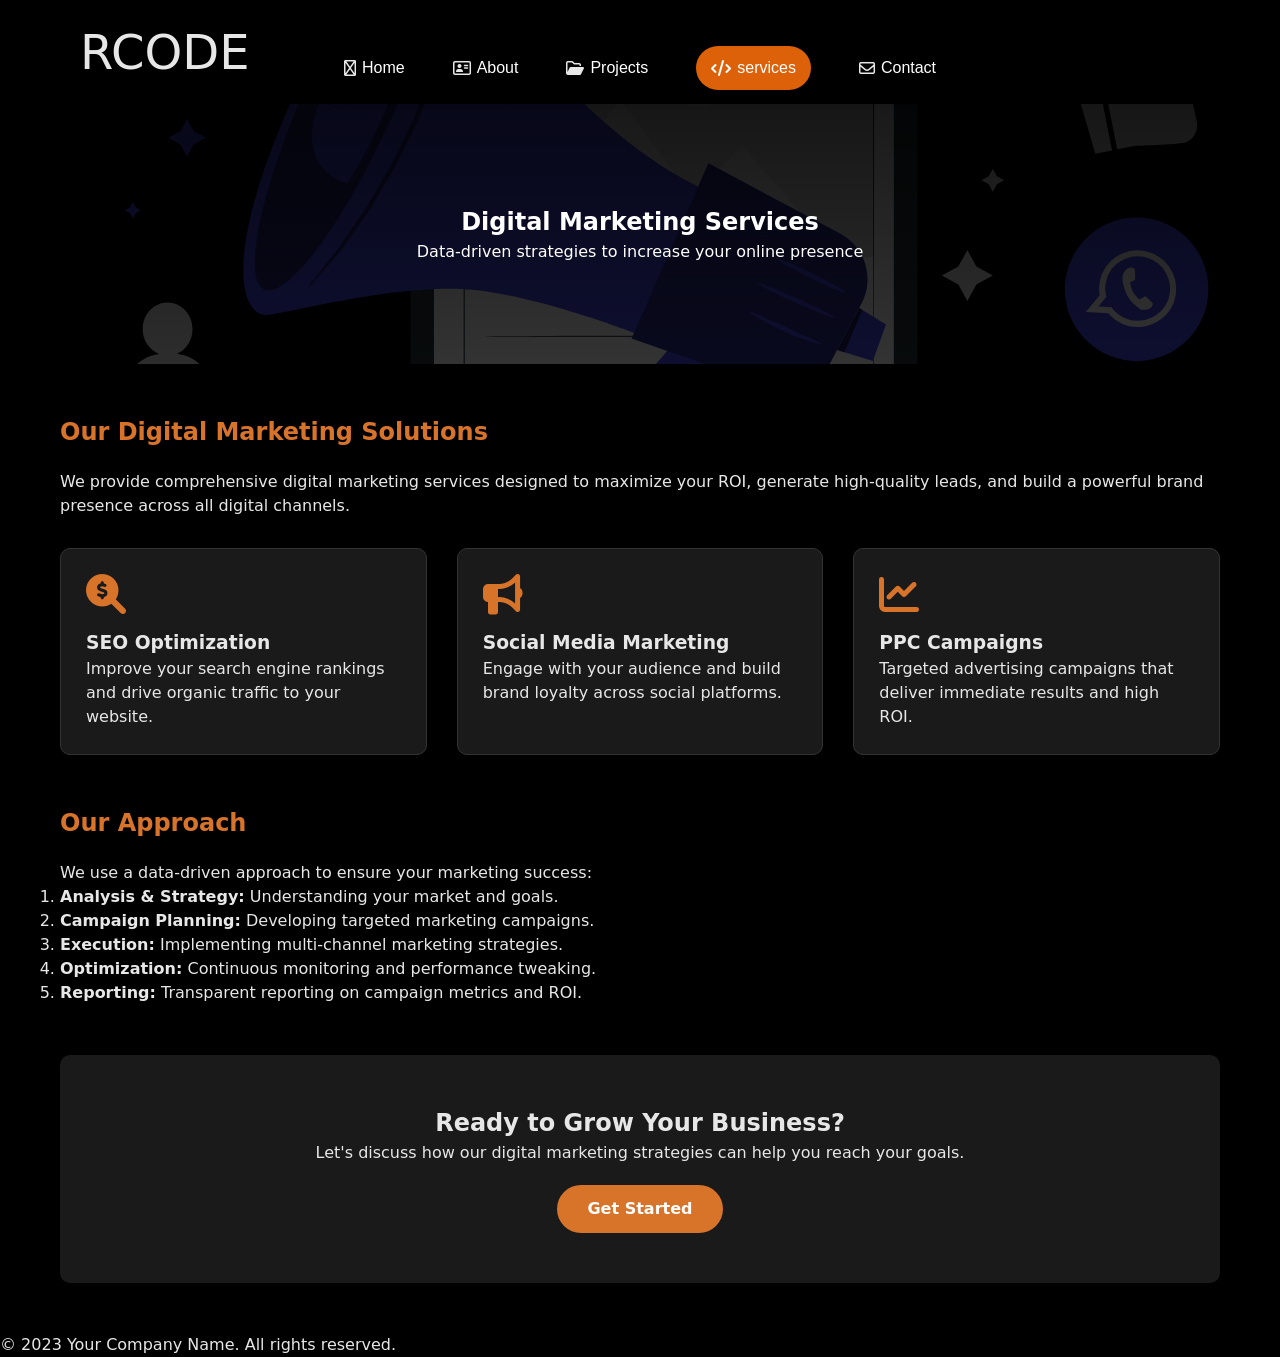
<file: digital-marketing.html>
<!DOCTYPE html>
<html lang="en">

<head>
    <meta charset="UTF-8">
    <meta name="viewport" content="width=device-width, initial-scale=1.0">
    <title>Digital Marketing Services | Your Company Name</title>
    <link rel="stylesheet" href="style1.css">
    <link rel="stylesheet" href="https://cdnjs.cloudflare.com/ajax/libs/font-awesome/6.0.0-beta3/css/all.min.css">
    <style>
        .service-hero {
            background: linear-gradient(rgba(0, 0, 0, 0.9), rgba(0, 0, 0, 0.8)), url('services_img/dm.svg') center/cover;
            padding: 100px 20px;
            text-align: center;
            color: white;
        }

        .service-content {
            max-width: 1200px;
            margin: 0 auto;
            padding: 50px 20px;
        }

        .service-section {
            margin-bottom: 50px;
        }

        .service-section h2 {
            color: #d8732a;
            margin-bottom: 20px;
        }

        .service-features {
            display: grid;
            grid-template-columns: repeat(auto-fit, minmax(300px, 1fr));
            gap: 30px;
            margin-top: 30px;
        }

        .feature-card {
            background: #1a1a1a;
            padding: 25px;
            border-radius: 10px;
            border: 1px solid #333;
            transition: transform 0.3s ease;
        }

        .feature-card:hover {
            transform: translateY(-5px);
            border-color: #d8732a;
        }

        .feature-card i {
            font-size: 2.5rem;
            color: #d8732a;
            margin-bottom: 15px;
        }

        .cta-section {
            text-align: center;
            margin-top: 50px;
            padding: 50px 20px;
            background: #1a1a1a;
            border-radius: 10px;
        }

        .btn-primary {
            display: inline-block;
            background: #d8732a;
            color: white;
            padding: 12px 30px;
            border-radius: 50px;
            text-decoration: none;
            font-weight: 600;
            margin-top: 20px;
            transition: all 0.3s ease;
        }

        .btn-primary:hover {
            background: #b55e22;
            transform: translateY(-2px);
            box-shadow: 0 5px 15px rgba(216, 115, 42, 0.3);
        }
    </style>
</head>

<body>
    <div class="container">
        <header>
            <h1 data-aos="fade-down" data-aos-duration="1500" class="logo">RCODE</h1>
        </header>
        <header class="newnav">
            <div class="div-list ">
                <ul class="ul-list">
                    <li>
                        <i class="fa-regular fa-house"></i>
                        <a href="index.html#home" class="nav-link">Home</a>
                    </li>
                    <li>
                        <i class="fa-regular fa-address-card"></i>
                        <a href="index.html#about" class="nav-link">About</a>
                    </li>
                    <li>
                        <i class="fa-regular fa-folder-open"></i>
                        <a href="index.html#project" class="nav-link">Projects</a>
                    </li>
                    <li class="active">
                        <i class="fa-solid fa-code"></i>
                        <a href="index.html#services" class="nav-link">services</a>
                    </li>
                    <li>
                        <i class="fa-regular fa-envelope"></i>
                        <a href="index.html#contact" class="nav-link">Contact</a>
                    </li>
                </ul>
            </div>
        </header>
    </div>

    <!-- Hero Section -->
    <section class="service-hero">
        <div class="container">
            <h1>Digital Marketing Services</h1>
            <p>Data-driven strategies to increase your online presence</p>
        </div>
    </section>

    <!-- Service Content -->
    <div class="service-content">
        <div class="service-section">
            <h2>Our Digital Marketing Solutions</h2>
            <p>We provide comprehensive digital marketing services designed to maximize your ROI, generate high-quality
                leads, and build a powerful brand presence across all digital channels.</p>

            <div class="service-features">
                <div class="feature-card">
                    <i class="fas fa-search-dollar"></i>
                    <h3>SEO Optimization</h3>
                    <p>Improve your search engine rankings and drive organic traffic to your website.</p>
                </div>
                <div class="feature-card">
                    <i class="fas fa-bullhorn"></i>
                    <h3>Social Media Marketing</h3>
                    <p>Engage with your audience and build brand loyalty across social platforms.</p>
                </div>
                <div class="feature-card">
                    <i class="fas fa-chart-line"></i>
                    <h3>PPC Campaigns</h3>
                    <p>Targeted advertising campaigns that deliver immediate results and high ROI.</p>
                </div>
            </div>
        </div>

        <div class="service-section">
            <h2>Our Approach</h2>
            <p>We use a data-driven approach to ensure your marketing success:</p>
            <ol>
                <li><strong>Analysis & Strategy:</strong> Understanding your market and goals.</li>
                <li><strong>Campaign Planning:</strong> Developing targeted marketing campaigns.</li>
                <li><strong>Execution:</strong> Implementing multi-channel marketing strategies.</li>
                <li><strong>Optimization:</strong> Continuous monitoring and performance tweaking.</li>
                <li><strong>Reporting:</strong> Transparent reporting on campaign metrics and ROI.</li>
            </ol>
        </div>

        <div class="cta-section">
            <h2>Ready to Grow Your Business?</h2>
            <p>Let's discuss how our digital marketing strategies can help you reach your goals.</p>
            <a href="index.html#contact" class="btn-primary">Get Started</a>
        </div>
    </div>

    <!-- Footer -->
    <div class="copyright">
        <p>© 2023 Your Company Name. All rights reserved.</p>
    </div>

</body>

</html>
</file>
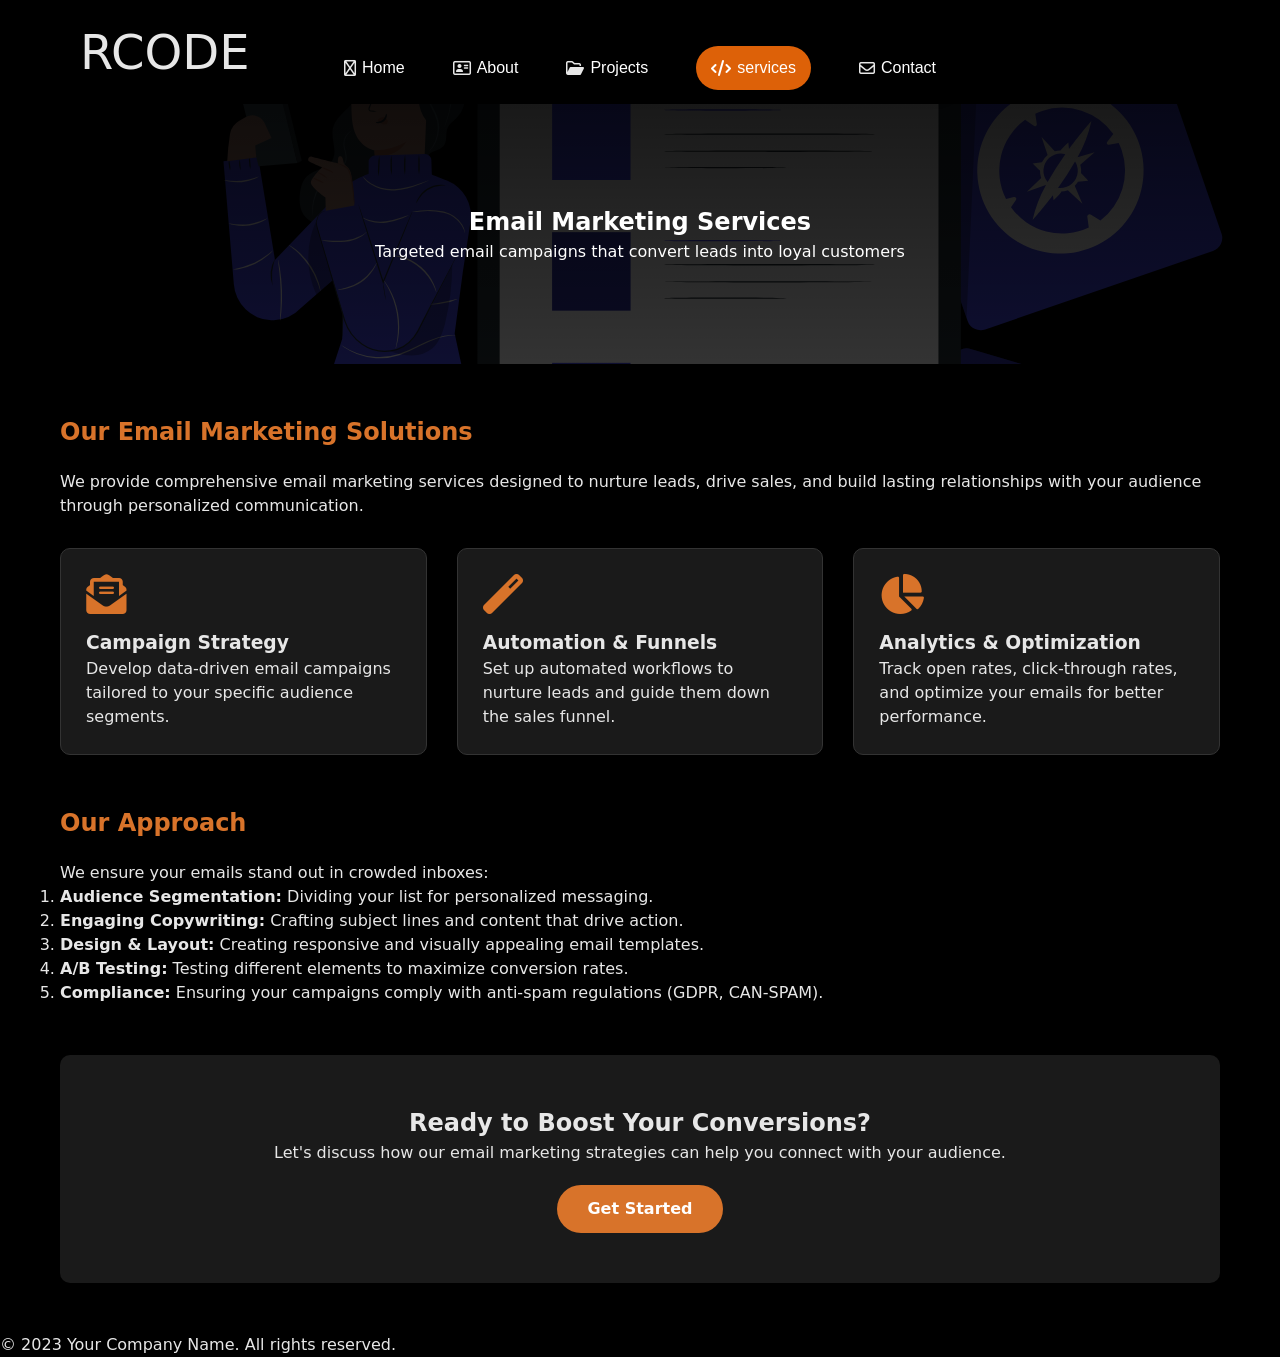
<file: email-marketing.html>
<!DOCTYPE html>
<html lang="en">

<head>
    <meta charset="UTF-8">
    <meta name="viewport" content="width=device-width, initial-scale=1.0">
    <title>Email Marketing Services | Your Company Name</title>
    <link rel="stylesheet" href="style1.css">
    <link rel="stylesheet" href="https://cdnjs.cloudflare.com/ajax/libs/font-awesome/6.0.0-beta3/css/all.min.css">
    <style>
        .service-hero {
            background: linear-gradient(rgba(0, 0, 0, 0.9), rgba(0, 0, 0, 0.8)), url('services_img/seo.svg') center/cover;
            padding: 100px 20px;
            text-align: center;
            color: white;
        }

        .service-content {
            max-width: 1200px;
            margin: 0 auto;
            padding: 50px 20px;
        }

        .service-section {
            margin-bottom: 50px;
        }

        .service-section h2 {
            color: #d8732a;
            margin-bottom: 20px;
        }

        .service-features {
            display: grid;
            grid-template-columns: repeat(auto-fit, minmax(300px, 1fr));
            gap: 30px;
            margin-top: 30px;
        }

        .feature-card {
            background: #1a1a1a;
            padding: 25px;
            border-radius: 10px;
            border: 1px solid #333;
            transition: transform 0.3s ease;
        }

        .feature-card:hover {
            transform: translateY(-5px);
            border-color: #d8732a;
        }

        .feature-card i {
            font-size: 2.5rem;
            color: #d8732a;
            margin-bottom: 15px;
        }

        .cta-section {
            text-align: center;
            margin-top: 50px;
            padding: 50px 20px;
            background: #1a1a1a;
            border-radius: 10px;
        }

        .btn-primary {
            display: inline-block;
            background: #d8732a;
            color: white;
            padding: 12px 30px;
            border-radius: 50px;
            text-decoration: none;
            font-weight: 600;
            margin-top: 20px;
            transition: all 0.3s ease;
        }

        .btn-primary:hover {
            background: #b55e22;
            transform: translateY(-2px);
            box-shadow: 0 5px 15px rgba(216, 115, 42, 0.3);
        }
    </style>
</head>

<body>
    <div class="container">
        <header>
            <h1 data-aos="fade-down" data-aos-duration="1500" class="logo">RCODE</h1>
        </header>
        <header class="newnav">
            <div class="div-list ">
                <ul class="ul-list">
                    <li>
                        <i class="fa-regular fa-house"></i>
                        <a href="index.html#home" class="nav-link">Home</a>
                    </li>
                    <li>
                        <i class="fa-regular fa-address-card"></i>
                        <a href="index.html#about" class="nav-link">About</a>
                    </li>
                    <li>
                        <i class="fa-regular fa-folder-open"></i>
                        <a href="index.html#project" class="nav-link">Projects</a>
                    </li>
                    <li class="active">
                        <i class="fa-solid fa-code"></i>
                        <a href="index.html#services" class="nav-link">services</a>
                    </li>
                    <li>
                        <i class="fa-regular fa-envelope"></i>
                        <a href="index.html#contact" class="nav-link">Contact</a>
                    </li>
                </ul>
            </div>
        </header>
    </div>

    <!-- Hero Section -->
    <section class="service-hero">
        <div class="container">
            <h1>Email Marketing Services</h1>
            <p>Targeted email campaigns that convert leads into loyal customers</p>
        </div>
    </section>

    <!-- Service Content -->
    <div class="service-content">
        <div class="service-section">
            <h2>Our Email Marketing Solutions</h2>
            <p>We provide comprehensive email marketing services designed to nurture leads, drive sales, and build
                lasting relationships with your audience through personalized communication.</p>

            <div class="service-features">
                <div class="feature-card">
                    <i class="fas fa-envelope-open-text"></i>
                    <h3>Campaign Strategy</h3>
                    <p>Develop data-driven email campaigns tailored to your specific audience segments.</p>
                </div>
                <div class="feature-card">
                    <i class="fas fa-magic"></i>
                    <h3>Automation & Funnels</h3>
                    <p>Set up automated workflows to nurture leads and guide them down the sales funnel.</p>
                </div>
                <div class="feature-card">
                    <i class="fas fa-chart-pie"></i>
                    <h3>Analytics & Optimization</h3>
                    <p>Track open rates, click-through rates, and optimize your emails for better performance.</p>
                </div>
            </div>
        </div>

        <div class="service-section">
            <h2>Our Approach</h2>
            <p>We ensure your emails stand out in crowded inboxes:</p>
            <ol>
                <li><strong>Audience Segmentation:</strong> Dividing your list for personalized messaging.</li>
                <li><strong>Engaging Copywriting:</strong> Crafting subject lines and content that drive action.</li>
                <li><strong>Design & Layout:</strong> Creating responsive and visually appealing email templates.</li>
                <li><strong>A/B Testing:</strong> Testing different elements to maximize conversion rates.</li>
                <li><strong>Compliance:</strong> Ensuring your campaigns comply with anti-spam regulations (GDPR,
                    CAN-SPAM).</li>
            </ol>
        </div>

        <div class="cta-section">
            <h2>Ready to Boost Your Conversions?</h2>
            <p>Let's discuss how our email marketing strategies can help you connect with your audience.</p>
            <a href="index.html#contact" class="btn-primary">Get Started</a>
        </div>
    </div>

    <!-- Footer -->
    <div class="copyright">
        <p>© 2023 Your Company Name. All rights reserved.</p>
    </div>

</body>

</html>
</file>
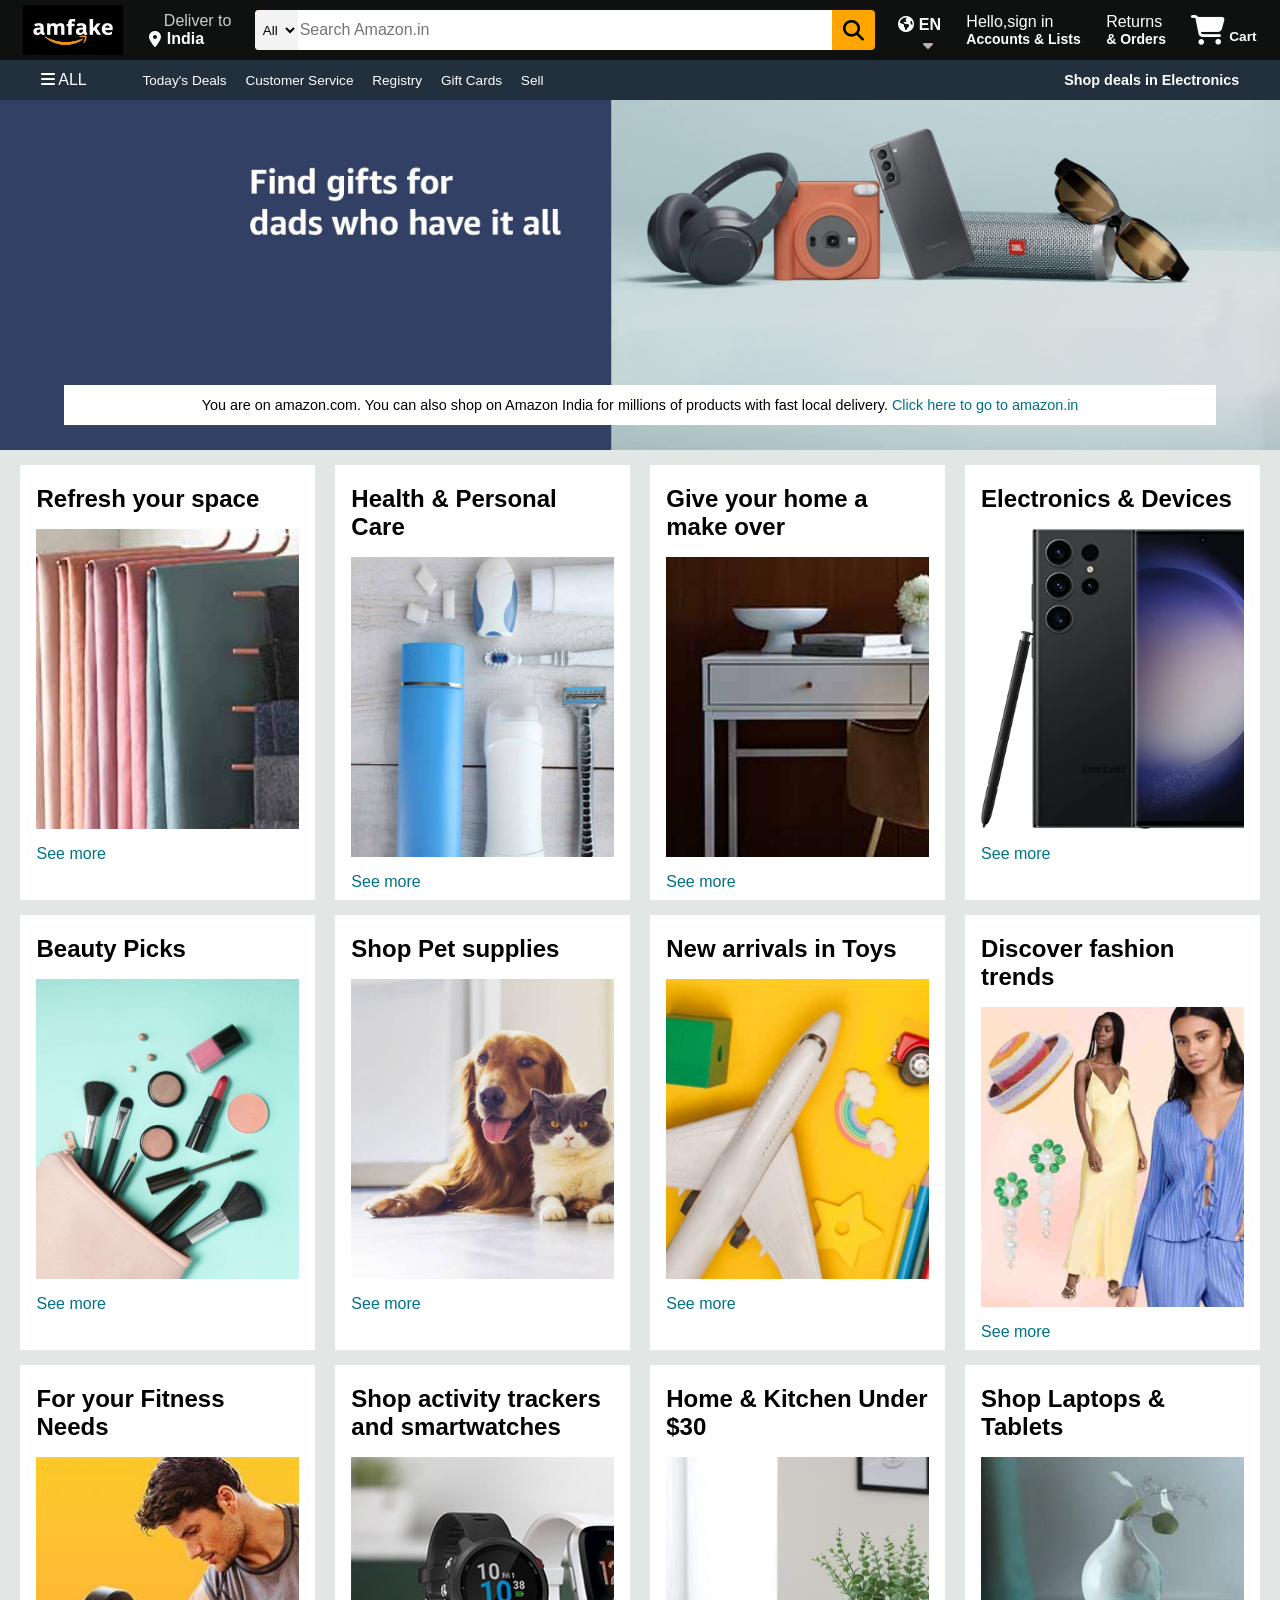
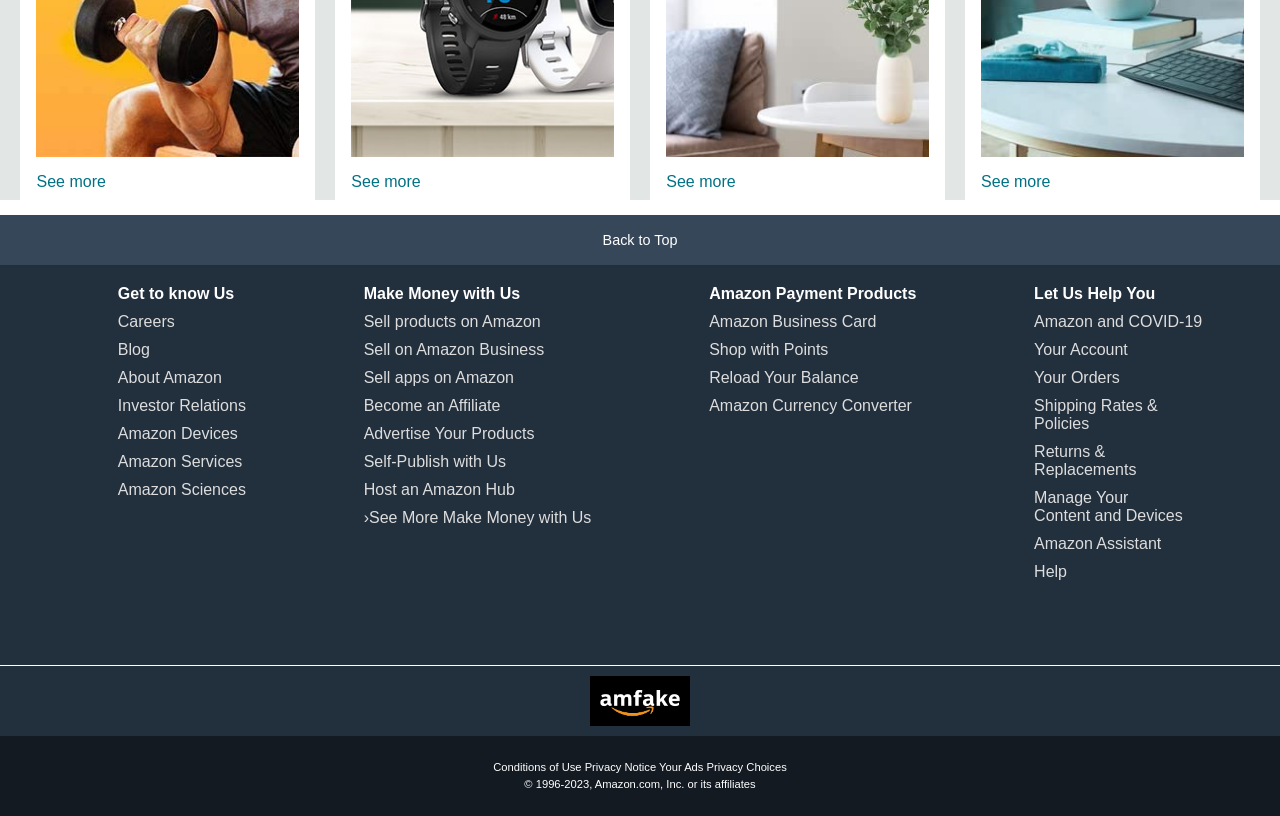
<file: amazon/amazonindex.html>
<!DOCTYPE html>
<html lang="en">
  <head>
    <meta charset="UTF-8" />
    <meta http-equiv="X-UA-Compatible" content="IE=edge" />
    <meta name="viewport" content="width=device-width, initial-scale=1.0" />
    <title>AmFake</title>
    <link
      rel="stylesheet"
      href="https://cdnjs.cloudflare.com/ajax/libs/font-awesome/6.4.0/css/all.min.css"
    />
    <link rel="stylesheet" href="style.css" />
  </head>
  <body>
    <header>
      <div class="navbar">
        <div class="nav-logo border">
          <div class="logo"></div>
        </div>
        <div class="nav-address border">
          <p class="add-first">Deliver to</p>
          <div class="address-icon">
            <i class="fa-solid fa-location-dot"></i>
            <p class="add-second"><b>India </b></p>
          </div>
        </div>
        <div class="nav-search">
          <select class="search-select">
            <option>All</option>
          </select>
          <input class="search-input" placeholder="Search Amazon.in" />
          <div class="search-icon">
            <i class="fa-solid fa-magnifying-glass"></i>
          </div>
        </div>
        <div class="map-icon border">
          <i class="fa-solid fa-earth-americas"></i>
          <div>
            <p>
              <b><pre> EN</pre></b>
            </p>
            <div class="sort-down">
              <i class="fa-solid fa-sort-down"></i>
            </div>
          </div>
        </div>

        <div class="nav-singin border">
          <p><span>Hello,sign in</span></p>
          <p class="nav-second">Accounts & Lists</p>
        </div>

        <div class="nav-return border">
          <p><span>Returns</span></p>
          <p class="nav-second">& Orders</p>
        </div>

        <div class="nav-cart border">
          <i class="fa-solid fa-cart-shopping"></i>
          Cart
        </div>
      </div>

      <div class="panel">
        <div class="panel-all">
          <i class="fa-solid fa-bars"></i>
          ALL
        </div>
        <div class="panel-options">
          <p>Today's Deals</p>
          <p>Customer Service</p>
          <p>Registry</p>
          <p>Gift Cards</p>
          <p>Sell</p>
        </div>
        <div class="panel-deals">
          <p>Shop deals in Electronics</p>
        </div>
      </div>
    </header>

    <div class="hero-section">
      <div class="hero-msg">
        <p>
          You are on amazon.com. You can also shop on Amazon India for millions
          of products with fast local delivery.
          <a>Click here to go to amazon.in</a>
        </p>
      </div>
    </div>

    <div class="shop-section">
      <div class="box">
        <div class="box-content">
          <h2>Refresh your space</h2>
          <div
            class="box-img"
            style="background-image: url('box1_image.jpg')"
          ></div>
          <p>See more</p>
        </div>
      </div>

      <div class="box">
        <div class="box-content">
          <h2>Health & Personal Care</h2>
          <div
            class="box-img"
            style="background-image: url('box2_image.jpg')"
          ></div>
          <p>See more</p>
        </div>
      </div>

      <div class="box">
        <div class="box-content">
          <h2>Give your home a make over</h2>
          <div
            class="box-img"
            style="background-image: url('box3_image.jpg')"
          ></div>
          <p>See more</p>
        </div>
      </div>

      <div class="box">
        <div class="box-content">
          <h2>Electronics & Devices</h2>
          <div
            class="box-img"
            style="background-image: url('box4_image.jpg')"
          ></div>
          <p>See more</p>
        </div>
      </div>

      <div class="box">
        <div class="box-content">
          <h2>Beauty Picks</h2>
          <div
            class="box-img"
            style="background-image: url('box5_image.jpg')"
          ></div>
          <p>See more</p>
        </div>
      </div>
      <div class="box">
        <div class="box-content">
          <h2>Shop Pet supplies</h2>
          <div
            class="box-img"
            style="background-image: url('box6_image.jpg')"
          ></div>
          <p>See more</p>
        </div>
      </div>
      <div class="box">
        <div class="box-content">
          <h2>New arrivals in Toys</h2>
          <div
            class="box-img"
            style="background-image: url('box7_image.jpg')"
          ></div>
          <p>See more</p>
        </div>
      </div>
      <div class="box">
        <div class="box-content">
          <h2>Discover fashion trends</h2>
          <div
            class="box-img"
            style="background-image: url('box8_image.jpg')"
          ></div>
          <p>See more</p>
        </div>
      </div>
      <div class="box">
        <div class="box-content">
          <h2>For your Fitness Needs</h2>
          <div
            class="box-img"
            style="background-image: url('box9_image.jpg')"
          ></div>
          <p>See more</p>
        </div>
      </div>
      <div class="box">
        <div class="box-content">
          <h2>Shop activity trackers and smartwatches</h2>
          <div
            class="box-img"
            style="background-image: url('box10_image.jpg')"
          ></div>
          <p>See more</p>
        </div>
      </div>
      <div class="box">
        <div class="box-content">
          <h2>Home & Kitchen Under $30</h2>
          <div
            class="box-img"
            style="background-image: url('box11_image.jpg')"
          ></div>
          <p>See more</p>
        </div>
      </div>
      <div class="box">
        <div class="box-content">
          <h2>Shop Laptops & Tablets</h2>
          <div
            class="box-img"
            style="background-image: url('box12_image.jpg')"
          ></div>
          <p>See more</p>
        </div>
      </div>
    </div>
    <footer>
      <div class="foot-panel1">Back to Top</div>
      <div class="foot-panel2">
        <ul>
          <p>Get to know Us</p>
          <a>Careers</a>
          <a>Blog</a>
          <a>About Amazon</a>
          <a>Investor Relations</a>
          <a>Amazon Devices</a>
          <a>Amazon Services</a>
          <a>Amazon Sciences</a>
        </ul>
        <ul>
          <p>Make Money with Us</p>
          <a>Sell products on Amazon</a>
          <a>Sell on Amazon Business</a>
          <a>Sell apps on Amazon</a>
          <a>Become an Affiliate</a>
          <a>Advertise Your Products</a>
          <a>Self-Publish with Us</a>
          <a>Host an Amazon Hub</a>
          <a>›See More Make Money with Us</a>
        </ul>
        <ul>
          <p>Amazon Payment Products</p>
          <a>Amazon Business Card</a>
          <a>Shop with Points</a>
          <a>Reload Your Balance</a>
          <a>Amazon Currency Converter</a>
        </ul>
        <ul>
          <p>Let Us Help You</p>
          <a>Amazon and COVID-19</a>
          <a>Your Account</a>
          <a>Your Orders</a>
          <a
            >Shipping Rates &
            <pre>Policies</pre>
          </a>
          <a
            >Returns &
            <pre>Replacements</pre>
          </a>
          <a
            >Manage Your
            <pre>Content and Devices</pre>
          </a>
          <a>Amazon Assistant</a>
          <a>Help</a>
        </ul>
      </div>
      <div class="foot-panel3">
        <div class="logo"></div>
      </div>
      <div class="foot-panel4">
        <div class="pages">
          <a>Conditions of Use</a>
          <a>Privacy Notice</a>
          <a>Your Ads Privacy Choices</a>
        </div>
        <div class="copyright">
          © 1996-2023, Amazon.com, Inc. or its affiliates
        </div>
      </div>
    </footer>
  </body>
</html>
</file>
<file: style1.css>
* {
  margin: 0;
  padding: 0;
  box-sizing: border-box;
}

body {
  font-family: system-ui, -apple-system, BlinkMacSystemFont, 'Segoe UI', Roboto, Oxygen, Ubuntu, Cantarell, 'Open Sans', 'Helvetica Neue', sans-serif;
  background-color: black;
  color: #e7e7e7;
  min-height: 100vh;
  line-height: 1.5;
}

/* gradient and layer effects */
.image-gradient {
  position: absolute;
  top: 0;
  right: 0;
  opacity: 0.5;
  z-index: -1;
}

.layer-blur {
  height: 0;
  width: 30rem;
  position: absolute;
  top: 20%;
  right: 0;
  box-shadow: 0 0 300px 15px #e99b63;
  rotate: -30deg;
  z-index: -1;
}


/*container*/
.container {
  width: 100%;
  margin: 0 auto;
  padding: 0 auto;
  position: relative;
  overflow: hidden;
}

/* header */
header {
  display: flex;
  justify-content: space-between;
  align-items: center;
  padding: 1rem 5rem;

}

header h1 {
  margin: 0;
  font-size: 3rem;
  font-weight: 300;
  background-color: black;
}

nav {
  display: flex;
  align-items: center;
  gap: 3rem;
  margin-left: -5%;
}

nav a {
  font-size: 1rem;
  letter-spacing: 0.1rem;
  transition: color 0.2s ease;
  text-decoration: none;
  color: inherit;
  cursor: pointer;
  z-index: 999;
}

nav a:hover {
  color: #a7a7a7;
}

.btn-signing {
  background-color: #a7a7a7;
  color: black;
  padding: 0.8rem 2rem;
  border-radius: 50px;
  border: none;
  font-size: 1rem;
  font-weight: 500;
  transition: background-color 0.2s ease;
  cursor: pointer;
  z-index: 999;
}

.btn-signing:hover {
  background-color: #c7c7c7;
}

/*main content*/
main {
  display: flex;
  flex-direction: column;
  justify-content: center;
  min-height: calc(90vh - 6rem);
}

.content {
  max-width: 40rem;
  margin-left: 10%;
  z-index: 999;
}

.tag-box {
  position: relative;
  width: 18rem;
  height: 2.5rem;
  border-radius: 50px;
  background: linear-gradient(to right, #883901, #a34909, #e99b63, #d8732a, #a34909, #883901);
  background-size: 200%;
  animation: animationGradient 2.5s linear infinite;
  box-shadow: 0 0 15px rgba(255, 255, 255, 0.3);
}

@keyframes animationGradient {
  to {
    background-position: 200%;
  }
}

.tag-box .tag {
  position: absolute;
  inset: 3px 3px 3px 3px;
  background-color: black;
  border-radius: 50px;
  display: flex;
  justify-content: center;
  align-items: center;
  transition: 0.5s ease-in;
  cursor: pointer;
}

.tag-box .tag:hover {
  color: #5300a0;
}

.content h1 {
  font-size: 4rem;
  font-weight: 600;
  letter-spacing: 0.1rem;
  margin: 2rem 0;
  line-height: 1.2;

}

.email-tag {
  background: linear-gradient(to right, #883901, #a34909, #e99b63, #d8732a, #a34909, #883901);
  background-size: 200%;
  background-clip: text;
  -webkit-background-clip: text;
  -webkit-text-fill-color: transparent;
  animation: animationGradient 2.5s linear infinite;

}

.description {
  font-size: 1.2rem;
  letter-spacing: 0.05em;
  max-width: 35rem;
  color: gray;
  margin-bottom: 1rem;
}

.buttons {
  display: flex;
  gap: 1rem;
  margin-top: 3rem;
}

.btn-get-started {
  text-decoration: none;
  border: 1px solid #2a2a2a;
  padding: 0.7rem 1.2rem;
  border-radius: 50px;
  color: #a34909;
  font-size: 1.2rem;
  font-weight: 600;
  letter-spacing: 0.1em;
  transition: background-color 0.2s ease;
}

.btn-get-started:hover {
  background-color: #1a1a1a;
}

.btn-signing-main {
  text-decoration: none;
  background-color: lightgray;
  color: black;
  padding: 0.6rem 2.5rem;
  border-radius: 50px;
  font-size: 1.2rem;
  font-weight: 600;
  letter-spacing: 0.1em;
  transition: background-color 0.2s ease;
}

.btn-signing-main:hover {
  background-color: gray;
}

/*robot*/
.robot-3d {
  position: absolute;
  top: 0;
  right: -20%;
}

/*section*/

.container-section {
  position: relative;
  width: 100%;
  height: 100%;
  display: flex;
  flex-direction: column;
  align-items: center;
  gap: 100px;
  background-color: black;
}

.info-section {
  display: flex;
  align-items: center;
  flex-direction: column;
  width: 80%;
  margin-top: 100px;
}

.section-title {
  font-size: 40px;
  font-weight: 700;

}

.info-cards {
  display: grid;
  grid-template-columns: auto auto auto;
  gap: 20px;
  width: 100%;
  height: 100%;
  margin-top: 30px;
}

.card {
  display: flex;
  align-items: flex-start;
  justify-content: center;
  position: relative;
  width: auto;
  height: 40vh;
  overflow: hidden;
  border: 2px solid rgb(68, 68, 68);
  background-color: black;
  border-radius: 20px;
  transition: 0.5s;
}

.card h1 {
  position: absolute;
  margin: 0;
  bottom: 40%;
  left: 5%;
  font-size: 25px;
  z-index: 1;
  color: lightgray;
}

.card p {
  position: absolute;
  bottom: 3%;
  left: 5%;
  z-index: 1;
  max-width: 300px;
  color: gray;
  font-size: 13px;
  line-height: 20px;
}

.card img {
  width: 80%;
  height: 50%;
  object-fit: cover;
}

.card video {
  margin-top: 10%;
  width: 70%;
  height: 50%;
  object-fit: cover;
  mix-blend-mode: lighten;
}

.card button {
  position: absolute;
  bottom: 5%;
  left: 5%;
  padding: 10px 25px;
  border: 1px solid gray;
  background-color: #0f1217;
  color: gray;
  border-radius: 20px;
  box-shadow: 0 0 5px lightgray;
  cursor: pointer;
  transition: 0.3s;
}

.card button:hover {
  box-shadow: 0 0 15px #7501e0;
  opacity: 0.7;
}

.card:hover {
  box-shadow: 0 0 15px grey;
}

.card:nth-child(3) {
  grid-row: span 2;
  height: 83vh;
}

.card:nth-child(3) p {
  bottom: 14%;
}

.card:nth-child(3) h1 {
  bottom: 22%;
}

.card:nth-child(4) {
  grid-column: span 2;
}

.card:nth-child(4) p {
  max-width: 650px;
}

.card:nth-child(4) h1 {
  bottom: 35%;
}


/*new navbar*/

.header-list {
  margin: 15px 20px;
}

.newnav {
  display: block;
  position: fixed;
  top: 0;
  left: 0;
  width: 100%;
  z-index: 1000;
}

.div-list {
  display: flex;
  align-items: center;
  justify-content: center;
  padding: 20px 0;
}

.ul-list {
  list-style: none;
  display: flex;
  gap: 3rem;
  background-color: black;
  box-shadow: 0 2px 8px rgba(0, 0, 0, 0.1);
  padding: 10px 25px;
  border-radius: 25px;
}

.ul-list li {
  display: flex;
  align-items: center;
  gap: 6px;
  border-radius: 25px;
  transition: 0.3s;
}

.ul-list li a {
  font-family: "Montserrat", sans-serif;
  text-decoration: none;
  color: white;
}

.ul-list li.active {
  background-color: #dd6108;
  padding: 10px 15px;
}

.ul-list li.active a,
.ul-list li.active i {
  color: white;
}

/*project section*/
.project {
  margin: 160px 200px;
  display: flex;
  align-items: center;
  justify-content: center;
  flex-direction: column;
}

.project p {
  padding-bottom: 20px;
  font-size: 13px;
  color: white;
}

.project h1 {
  font-family: "Open Sans", sans-serif;
  padding-bottom: 10px;

}

.project hr {
  width: 10%;
}

.info-pro {
  padding-top: 20px;
}

.info-pro p {
  padding-bottom: 30px;
}

.projects-container {
  display: grid;
  grid-template-columns: repeat(auto-fit, minmax(280px, 1fr));
  gap: 25px;
  max-width: 1100px;
  margin: auto;
}

.project-card {
  background: black;
  padding: 20px;
  border: solid 1px rgb(89, 88, 88);
  border-radius: 16px;
  box-shadow: 0 5px 15px rgba(99, 98, 98, 0.34);
  transition: 0.3s ease;
}

.project-card:hover {
  transform: translateY(-6px);
}

.project-card img {
  width: 100%;
  border-radius: 12px;
  margin-bottom: 15px;
}

.project-card h3 {
  color: #dd6108;
  margin-bottom: 8px;
}

.project-card p {
  color: lightgray;
  font-size: 0.9rem;
  margin-bottom: 15px;
}

.skills {
  margin-bottom: 15px;
}

.skills a {
  display: inline-block;
  background: #e0e7ff;
  color: #1e3a8a;
  text-decoration: none;
  font-size: 0.8rem;
  padding: 5px 10px;
  border-radius: 6px;
  margin: 3px;
  transition: background 0.3s;
}

.skills a:hover {
  background: #c7d2fe;
}

.btns {
  display: flex;
  justify-content: center;
  gap: 10px;
}

.btn {
  background: #ca641b;
  color: white;
  text-decoration: none;
  padding: 8px 14px;
  border-radius: 25px;
  font-size: 0.9rem;
  transition: 0.3s;
  display: flex;
  align-items: center;
  gap: 6px;
}

.btn:hover {
  background: #fc9d5a;
  border-radius: 25px;

}



.netflex_video {
  width: 100%;
  height: 45%;
  object-fit: cover;
  border-radius: 12px;
}




/*services section*/

.services {
  margin: 160px 200px;
  display: flex;
  align-items: center;
  justify-content: center;
  flex-direction: column;
}

.services p {
  padding-bottom: 20px;
  font-size: 13px;
  color: rgb(50, 50, 50);
}

.services h1 {
  font-family: "Open Sans", sans-serif;
  padding-bottom: 10px;

}

.services hr {
  width: 10%;
}

.services-container {
  padding-top: 30px;
  display: grid;
  grid-template-columns: repeat(auto-fit, minmax(250px, 1fr));
  gap: 25px;
  max-width: 1100px;
  margin: auto;
}

.service-card {
  background: black;
  padding: 25px;
  border-radius: 16px;
  border: solid 1px rgb(89, 88, 88);
  box-shadow: 0 5px 15px rgba(0, 0, 0, 0.1);
  transition: 0.5s ease;
  text-align: center;
  position: relative;
  overflow: hidden;
}

.service-card .btns {
  opacity: 0;
  transition: opacity 0.3s ease;
  position: relative;
  z-index: 2;
  margin-top: 15px;
}

.service-card:hover .btns {
  opacity: 1;
  pointer-events: auto;
}

.service-card img {
  width: 100px;
  margin-bottom: 15px;
  z-index: 1;
  position: relative;
}

.service-card h3 {
  color: #d8732a;
  margin-bottom: 10px;
  transition: color 0.5s;
  position: relative;
  z-index: 1;
}

.service-card p {
  color: lightgray;
  font-size: 0.9rem;
  transition: color 0.5s;
  position: relative;
  z-index: 1;
  margin-bottom: 15px;
}

.service-card::before {
  content: "";
  position: absolute;
  top: 0;
  left: -100%;
  width: 100%;
  height: 100%;
  background: #a34909;
  z-index: 0;
  transition: 0.5s;
}

.service-card:hover::before {
  left: 0;
  z-index: 1;
}

.service-card:hover {
  transform: translateY(-6px);
  transform: scale(1.03);
}

.service-card:hover h3,
.service-card:hover p {
  color: #fff;
}


/*contact section*/

.contact {
  margin: 160px 200px;
  display: flex;
  align-items: center;
  justify-content: center;
  flex-direction: column;
}

.contact p {
  padding-bottom: 20px;
  font-size: 13px;
  color: rgb(254, 254, 254);
}

.contact h1 {
  font-family: "Open Sans", sans-serif;
  padding-bottom: 10px;

}

.contact hr {
  width: 10%;
}

.contact-content {
  padding-top: 50px;
  display: flex;
  gap: 50px;
  flex-wrap: wrap;
  justify-content: center;
}

.contact-info {
  flex: 1;
  min-width: 300px;
}

.contact-info p {
  font-size: 16px;
  margin-bottom: 25px;
}

.contact-details {
  display: flex;
  flex-direction: column;
  gap: 15px;
  margin-bottom: 20px;
}

.contact-item {
  display: flex;
  align-items: center;
  gap: 12px;
  font-size: 15px;
  color: white;
}

.contact-item i {
  font-size: 20px;
  color: #474af0;
}

.social-links {
  display: flex;
  gap: 15px;
}

.social-link {
  width: 50px;
  height: 50px;
  background: #f0f0f0;
  border-radius: 50%;
  display: flex;
  align-items: center;
  justify-content: center;
  color: #222;
  font-size: 20px;
  transition: all 0.3s ease;
}

.social-link:hover {
  transform: translateY(-5px);
  color: #fff;
}

.social-link[href*="github"]:hover {
  background: #000;
}

.social-link[href*="linkedin"]:hover {
  background: #0A66C2;
}

.social-link[href*="wa.me"]:hover {
  background: #25D366;
}

/* Form */
.contact-form {
  flex: 1;
  min-width: 300px;
}

.contact-form .form-group {
  margin-bottom: 20px;
}

.contact-form input,
.contact-form textarea {
  width: 100%;
  padding: 12px 15px;
  border: 1px solid #ccc;
  border-radius: 8px;
  font-size: 14px;
  transition: border 0.3s;
}

.contact-form input:focus,
.contact-form textarea:focus {
  outline: none;
  border-color: #474af0;
}

.btn-send {
  background: #d96817;
  color: #fff;
  border: none;
  padding: 12px 25px;
  border-radius: 8px;
  cursor: pointer;
  font-size: 16px;
  transition: 0.3s;
}

.btn-send:hover {
  background: #984205;
}


.service_message {
  margin-top: 30px;
}

.service_message a {
  text-decoration: none;
  color: white;
}


/*team section*/


.aadmicard p {
  color: grey;
}


/*footer section*/
.footer {
  background-color: rgb(27, 26, 26);
  color: #fff;
  padding: 40px 20px;
  text-align: center;
  overflow-x: hidden;
}

.footer-container {
  max-width: 1200px;
  margin: auto;
}

.footer-logo {
  font-family: 'Montserrat', sans-serif;
  font-size: 28px;
  margin-bottom: 20px;
}

.footer-links {
  list-style: none;
  display: flex;
  justify-content: center;
  gap: 25px;
  margin-bottom: 20px;
  flex-wrap: wrap;
}

.footer-links li a {
  color: #fff;
  text-decoration: none;
  font-weight: 500;
  transition: color 0.3s ease;
}

.footer-links li a:hover {
  color: #d96817;
}

.footer-social {
  display: flex;
  justify-content: center;
  gap: 15px;
  margin-bottom: 15px;
}

.footer-social a {
  color: #fff;
  font-size: 18px;
  transition: color 0.3s ease;
}

.footer-social a:hover {
  color: #d96817;
}

.footer-copy {
  font-size: 12px;
  color: #aaa;
}





.sendMessButton {
  text-decoration: none;
}


.floating-hire-btn {
  position: fixed;
  bottom: 30px;
  right: 30px;
  background-color: #d67733;
  color: white;
  padding: 14px 24px;
  border-radius: 50px;
  font-family: "Montserrat", sans-serif;
  font-weight: 600;
  font-size: 16px;
  text-decoration: none;
  box-shadow: 0 4px 15px rgba(217, 104, 23, 0.4);
  z-index: 9999;
  transition: all 0.3s ease;
  display: flex;
  align-items: center;
  gap: 8px;
  animation: pulse-ring 2s infinite;
}

.floating-hire-btn:hover {
  background-color: #fc9d5a;
  transform: translateY(-5px);
  box-shadow: 0 8px 25px rgba(252, 157, 90, 0.5);
  color: white;
}

.floating-hire-btn i {
  font-size: 18px;
}

@keyframes pulse-ring {
  0% {
    box-shadow: 0 0 0 0 rgba(217, 104, 23, 0.7);
  }

  70% {
    box-shadow: 0 0 0 15px rgba(217, 104, 23, 0);
  }

  100% {
    box-shadow: 0 0 0 0 rgba(217, 104, 23, 0);
  }
}









.autoBlur {
  animation: autoBlurAnimation linear both;
  animation-timeline: view();

}

@keyframes autoBlurAnimation {
  0% {
    filter: blur(40px);

  }

  20%,
  80% {
    filter: blur(0);
    transform: translateY(0px);
    opacity: 1;
  }

  100% {
    filter: blur(40px);
    transform: translateY(-200px);
    opacity: 0;
  }
}

/* =========================================
   Responsive Design for Mobile Devices
========================================= */

@media screen and (max-width: 1024px) {

  .project,
  .services,
  .contact {
    margin: 100px 50px;
  }
}

@media screen and (max-width: 768px) {

  /* Header */
  header {
    padding: 1.5rem 2rem;
    justify-content: center;
  }

  header h1 {
    font-size: 2.5rem;
  }

  /* Navigation Bar (Convert to Bottom Nav) */
  .newnav {
    top: auto;
    bottom: 0;
    box-shadow: 0 -5px 20px rgba(0, 0, 0, 0.5);
  }

  .div-list {
    padding: 0;
  }

  .ul-list {
    gap: 0.5rem;
    padding: 10px 5px;
    width: 100vw;
    border-radius: 0;
    justify-content: space-around;
    margin: 0;
  }

  .ul-list li {
    flex-direction: column;
    gap: 4px;
    padding: 5px;
  }

  .ul-list li a {
    font-size: 10px;
  }

  .ul-list li.active {
    padding: 8px 12px;
  }

  /* Main Section */
  main {
    min-height: auto;
    padding-top: 2rem;
    padding-bottom: 2rem;
  }

  .content {
    margin-left: 0;
    padding: 0 1.5rem;
    display: flex;
    flex-direction: column;
    align-items: center;
    text-align: center;
  }

  .content h1 {
    font-size: 2.5rem;
    margin: 1.5rem 0;
  }

  .description {
    font-size: 1rem;
    margin-bottom: 2rem;
  }

  .robot-3d {
    position: relative;
    right: 0;
    width: 100%;
    height: 350px;
    margin-top: 2rem;
  }

  /* Buttons */
  .buttons {
    flex-direction: column;
    width: 100%;
    max-width: 300px;
    gap: 1.5rem;
  }

  .btn-get-started,
  .btn-signing-main {
    width: 100%;
    text-align: center;
    padding: 0.8rem;
  }

  /* About / Cards Section */
  .info-section {
    width: 90%;
    margin-top: 50px;
  }

  .section-title {
    font-size: 30px;
    text-align: center;
  }

  .info-cards {
    grid-template-columns: 1fr;
    gap: 20px;
  }

  .card,
  .card:nth-child(3),
  .card:nth-child(4) {
    grid-column: span 1;
    grid-row: span 1;
    height: 350px;
    padding: 15px;
  }

  .card h1,
  .card:nth-child(3) h1,
  .card:nth-child(4) h1 {
    font-size: 20px;
    bottom: 45%;
    left: 20px;
    right: 20px;
  }

  .card p,
  .card:nth-child(3) p,
  .card:nth-child(4) p {
    font-size: 13px;
    bottom: 10%;
    left: 20px;
    max-width: calc(100% - 40px);
  }

  .card img,
  .card video {
    width: 90%;
    height: 40%;
    margin-top: 10px;
  }

  .card:nth-child(3) button {
    bottom: 8%;
  }

  /* Projects, Services, Contact */
  .project,
  .services,
  .contact {
    margin: 60px 20px;
    text-align: center;
  }

  .project h1,
  .services h1,
  .contact h1 {
    font-size: 28px;
  }

  .projects-container,
  .services-container {
    grid-template-columns: 1fr;
  }

  .contact-content {
    flex-direction: column;
    gap: 30px;
  }

  /* Floating Button && Footer */
  .floating-hire-btn {
    bottom: 90px;
    /* Above the new bottom nav */
    right: 20px;
    padding: 12px 18px;
    font-size: 14px;
  }

  .footer {
    padding-bottom: 90px;
    /* Make space for bottom nav */
  }
}

@media screen and (max-width: 480px) {
  .content h1 {
    font-size: 2rem;
  }

  .tag-box {
    width: 16rem;
  }

  .card,
  .card:nth-child(3),
  .card:nth-child(4) {
    height: 320px;
  }
}
</file>
<file: amazon/style.css>
* {
  margin: 0;
  font-family: Arial;
  border: border-box;
}
.navbar {
  height: 60px;
  background-color: #0f1111;
  color: white;
  display: flex;
  align-items: center;
  justify-content: space-evenly;
}
.nav-logo {
  height: 50px;
  width: 100px;
}
.logo {
  background-image: url("amfake.png");
  background-size: cover;
  height: 60px;
  width: 100px;
}
.border {
  border: 2px solid transparent;
}
.border:hover {
  border: 2px solid white;
}
/*box2*/
.add-first {
  color: #cccccc;
  font: size 0.85rem;
  margin-left: 15px;
}
.add-second {
  font-size: 1rem;
  margin-left: 6px;
}
.address-icon {
  display: flex;
  align-items: center;
}
/*box3*/
.nav-search {
  display: flex;
  justify-content: space-evenly;
  background-color: orange;
  width: 620px;
  height: 40px;
  border-radius: 4px;
}
.nav-search:hover {
  border: 2px solid orange;
}
.search-select {
  background-color: #f3f3f3;
  width: 50px;
  text-align: center;
  border-top-left-radius: 4px;
  border-bottom-left-radius: 4px;
  border: none;
}

.search-input {
  width: 100%;
  font-size: 1rem;
  border: none;
}
.search-icon {
  width: 50px;
  display: flex;
  justify-content: center;
  align-items: center;
  font-size: 1.3rem;
  color: black;
  border-top-right-radius: 4px;
  border-bottom-right-radius: 4px;
}
/*box4*/
.map-icon {
  display: flex;
  color: #ffff;
  height: 28px;
}
.sort-down {
  display: flex;
  justify-content: center;
  color: rgb(186, 174, 174);
}
/*box5*/
.span {
  font-size: 11px;
  line-height: 15px;
}
.nav-second {
  font-size: 14px;
  font-weight: 700;
}
/*last box*/
.nav-cart i {
  font-size: 30px;
}
.nav-cart {
  font-size: 0.85rem;
  font-weight: 700;
}
.panel {
  height: 40px;
  background-color: #222f3d;
  display: flex;
  color: white;
  align-items: center;
  justify-content: space-evenly;
}
.panel-options p {
  display: inline;
  margin-left: 15px;
}
.panel-options {
  width: 70%;
  font-size: 0.85rem;
}
.panel-deals {
  font-size: 0.9rem;
  font-weight: 700;
}
/*hero section*/
.hero-section {
  background-image: url("hero_image.jpg");
  background-size: cover;
  height: 350px;
  display: flex;
  justify-content: center;
  align-items: flex-end;
}
.hero-msg {
  background-color: white;
  color: black;
  height: 40px;
  display: flex;
  align-items: center;
  justify-content: center;
  font-size: 0.9rem;
  width: 90%;
  margin-bottom: 25px;
}
.hero-msg a {
  color: #007185;
  width: 80%;
  font-weight: 500;
}
/*shop-section*/

.shop-section {
  display: flex;
  flex-wrap: wrap;
  justify-content: space-evenly;
  background-color: #e2e7e6;
}
.box {
  height: 400px;
  /*border:2px solid black;*/
  width: 23%;
  background-color: white;
  padding: 20px 0px 15px;
  margin-top: 15px;
}
.box-img {
  height: 300px;
  background-size: cover;
  margin-top: 1rem;
  margin-bottom: 1rem;
}
.box-content {
  margin-left: 1rem;
  margin-right: 1rem;
}
.box-content p {
  color: #007185;
}
/*footer*/
footer {
  margin-top: 15px;
}
.foot-panel1 {
  background-color: #37475a;
  color: white;
  height: 50px;
  display: flex;
  justify-content: center;
  align-items: center;
  font-size: 0.9rem;
  font-weight: 520;
}
.foot-panel2 {
  background-color: #222f3d;
  color: white;
  height: 400px;
  display: flex;
  justify-content: space-evenly;
}
ul {
  margin-top: 20px;
}
ul a {
  display: block;
  font-size: 1rem;
  margin-top: 10px;
  color: #dddddd;
}
ul p {
  font-weight: 700;
}
.foot-panel3 {
  background-color: #222f3d;
  color: white;
  border-top: 0.1px solid white;
  height: 70px;
  display: flex;
  justify-content: center;
  align-items: center;
}
.logo {
  background-image: url("amfake.png");
  background-size: cover;
  height: 50px;
  width: 100px;
}
.foot-panel4 {
  background-color: #131a22;
  color: white;
  height: 80px;
  font-size: 0.7rem;
  text-align: center;
}
.pages {
  padding-top: 25px;
}
.copyright {
  padding-top: 5px;
}
</file>
